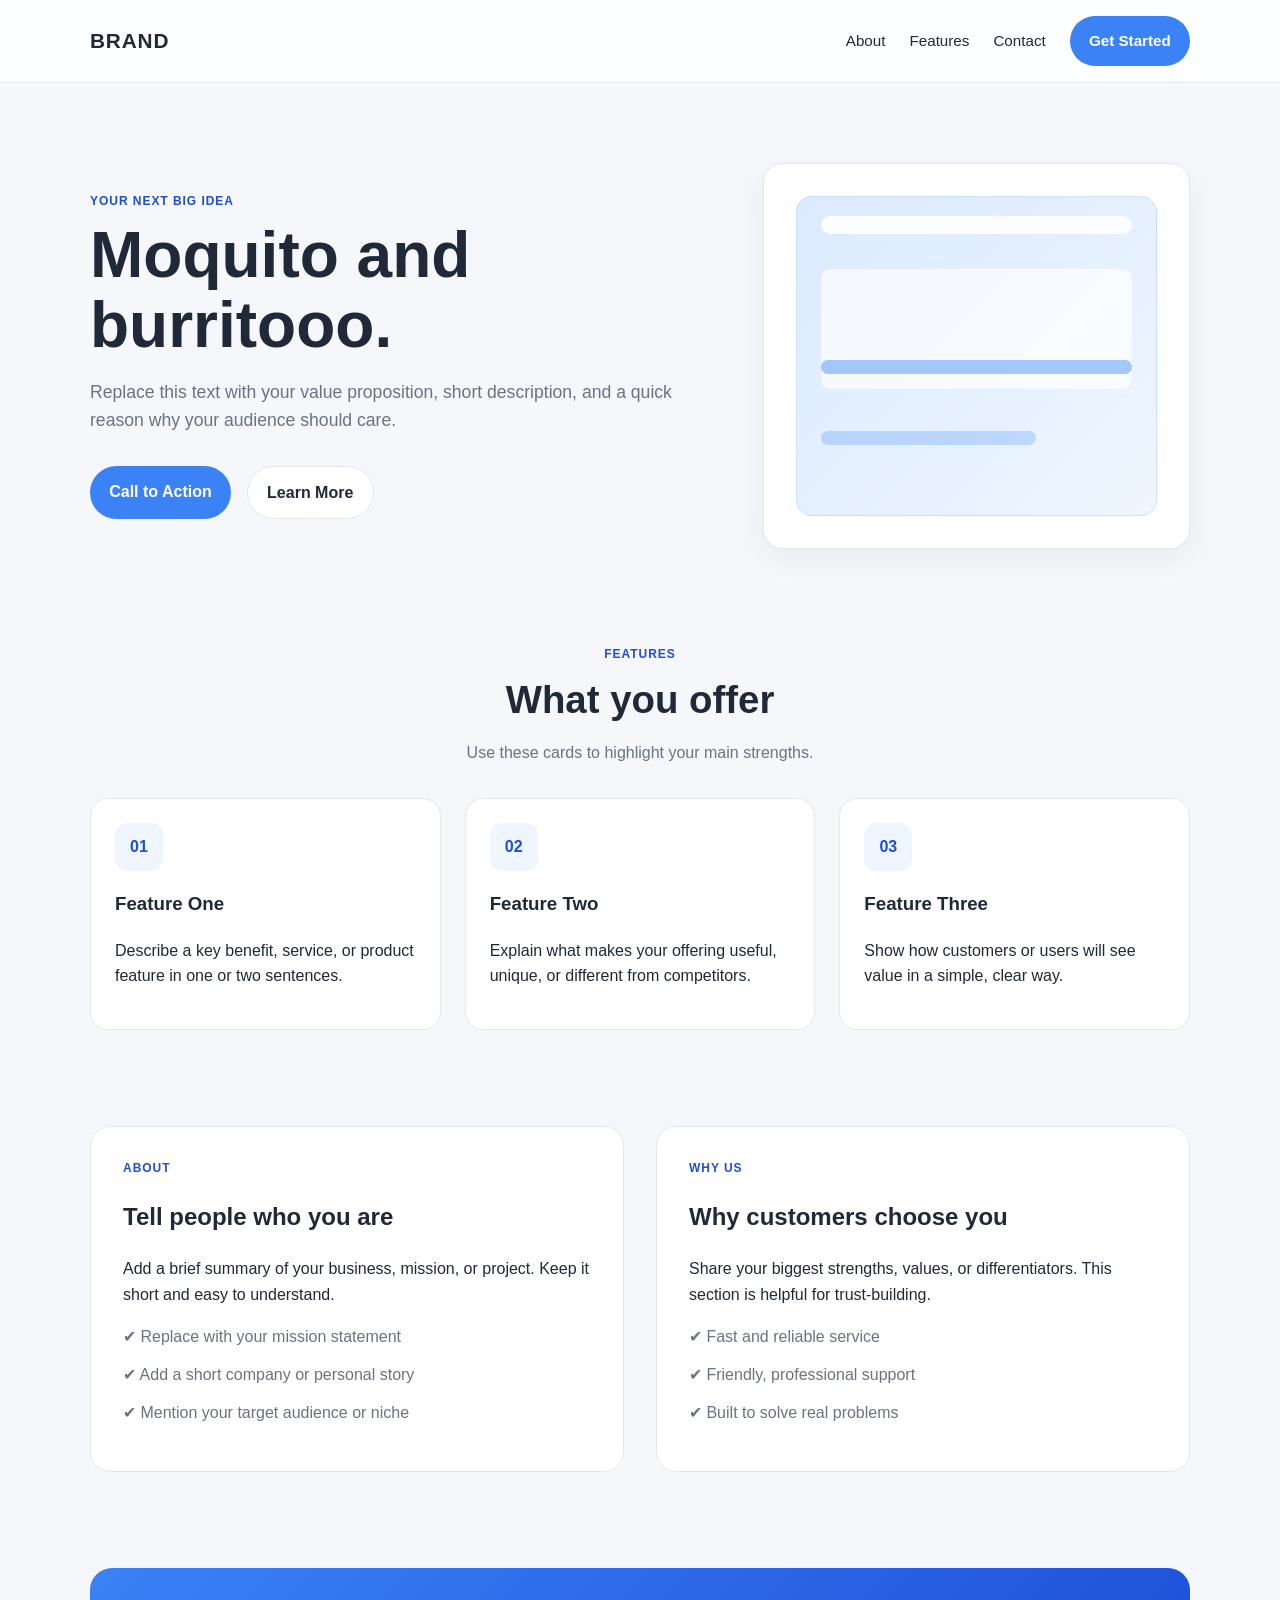
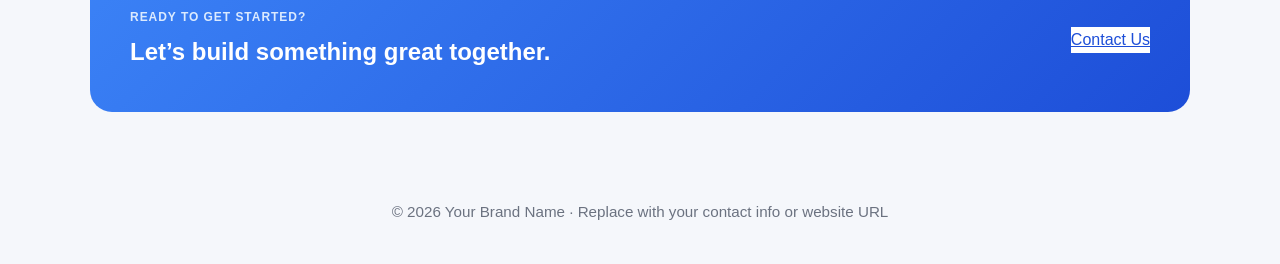
<file: LiveSite.html>
<!DOCTYPE html>
<html lang="en">
<head>
  <meta charset="UTF-8" />
  <meta name="viewport" content="width=device-width, initial-scale=1.0" />
  <title>Brand Name</title>
  <style>
    :root {
      --bg: #f5f7fb;
      --panel: #ffffff;
      --primary: #3b82f6;
      --primary-dark: #1d4ed8;
      --text: #1f2937;
      --muted: #6b7280;
      --border: #e5e7eb;
      --accent: #eff6ff;
    }

    * { box-sizing: border-box; }

    body {
      margin: 0;
      font-family: Arial, Helvetica, sans-serif;
      background: var(--bg);
      color: var(--text);
      line-height: 1.6;
    }

    .container {
      width: min(1100px, 90vw);
      margin: 0 auto;
    }

    header {
      background: rgba(255, 255, 255, 0.9);
      border-bottom: 1px solid var(--border);
      position: sticky;
      top: 0;
      backdrop-filter: blur(8px);
    }

    nav {
      display: flex;
      justify-content: space-between;
      align-items: center;
      padding: 1rem 0;
    }

    .brand {
      font-size: 1.3rem;
      font-weight: 700;
      letter-spacing: 0.04em;
      text-transform: uppercase;
    }

    .nav-links {
      display: flex;
      gap: 1.5rem;
      align-items: center;
    }

    .nav-links a {
      color: var(--text);
      text-decoration: none;
      font-size: 0.95rem;
    }

    .nav-links .button,
    .hero-actions .button {
      display: inline-block;
      padding: 0.8rem 1.2rem;
      border-radius: 999px;
      text-decoration: none;
      font-weight: 600;
      transition: 0.2s ease;
    }

    .nav-links .button,
    .hero-actions .primary {
      background: var(--primary);
      color: #fff;
    }

    .hero-actions .secondary {
      background: #fff;
      border: 1px solid var(--border);
      color: var(--text);
    }

    .nav-links .button:hover,
    .hero-actions .button:hover {
      transform: translateY(-1px);
      background: var(--primary-dark);
    }

    .hero {
      padding: 5rem 0 4rem;
    }

    .hero-grid {
      display: grid;
      grid-template-columns: 1.2fr 0.8fr;
      align-items: center;
      gap: 2rem;
    }

    .eyebrow {
      color: var(--primary-dark);
      font-weight: 700;
      letter-spacing: 0.08em;
      text-transform: uppercase;
      font-size: 0.75rem;
    }

    h1 {
      font-size: clamp(2.5rem, 5vw, 4rem);
      line-height: 1.1;
      margin: 0.5rem 0 1rem;
    }

    .lead {
      font-size: 1.1rem;
      color: var(--muted);
      max-width: 620px;
      margin-bottom: 2rem;
    }

    .hero-actions {
      display: flex;
      gap: 1rem;
      flex-wrap: wrap;
    }

    .hero-card {
      background: var(--panel);
      border: 1px solid var(--border);
      border-radius: 20px;
      padding: 2rem;
      box-shadow: 0 10px 30px rgba(17, 24, 39, 0.06);
    }

    .mockup {
      background: linear-gradient(135deg, #dbeafe, #eff6ff);
      border-radius: 16px;
      height: 320px;
      position: relative;
      overflow: hidden;
      border: 1px solid rgba(59, 130, 246, 0.15);
    }

    .mockup .bar,
    .mockup .box,
    .mockup .line {
      position: absolute;
      left: 1.5rem;
      right: 1.5rem;
      border-radius: 10px;
    }

    .mockup .bar {
      top: 1.2rem;
      height: 18px;
      background: rgba(255,255,255,0.9);
    }

    .mockup .box {
      top: 4.5rem;
      height: 120px;
      background: rgba(255,255,255,0.7);
    }

    .mockup .line {
      top: 10.2rem;
      height: 14px;
      background: rgba(59, 130, 246, 0.25);
    }

    .mockup .line:nth-of-type(2) {
      top: 12.4rem;
      width: 72%;
    }

    .mockup .line:nth-of-type(3) {
      top: 14.6rem;
      width: 60%;
    }

    .features,
    .about,
    .cta {
      padding: 2rem 0 4rem;
    }

    .section-heading {
      text-align: center;
      margin-bottom: 2rem;
    }

    .section-heading h2 {
      margin: 0.3rem 0 0.6rem;
      font-size: clamp(1.8rem, 3vw, 2.5rem);
    }

    .section-heading p {
      margin: 0;
      color: var(--muted);
    }

    .card-grid {
      display: grid;
      grid-template-columns: repeat(3, minmax(0, 1fr));
      gap: 1.5rem;
    }

    .card {
      background: var(--panel);
      border: 1px solid var(--border);
      border-radius: 18px;
      padding: 1.5rem;
    }

    .icon {
      width: 48px;
      height: 48px;
      border-radius: 12px;
      background: var(--accent);
      display: flex;
      align-items: center;
      justify-content: center;
      font-weight: 700;
      color: var(--primary-dark);
      margin-bottom: 1rem;
    }

    .about-grid {
      display: grid;
      grid-template-columns: 1fr 1fr;
      gap: 2rem;
      align-items: center;
    }

    .about-panel {
      background: var(--panel);
      border: 1px solid var(--border);
      border-radius: 20px;
      padding: 2rem;
    }

    .list {
      list-style: none;
      padding: 0;
      margin: 1rem 0 0;
    }

    .list li {
      margin-bottom: 0.8rem;
      color: var(--muted);
    }

    .cta-box {
      background: linear-gradient(135deg, var(--primary), var(--primary-dark));
      color: #fff;
      border-radius: 22px;
      padding: 2.5rem;
      display: flex;
      justify-content: space-between;
      align-items: center;
      gap: 1rem;
      flex-wrap: wrap;
    }

    footer {
      padding: 1.5rem 0 2.5rem;
      text-align: center;
      color: var(--muted);
      font-size: 0.95rem;
    }

    @media (max-width: 760px) {
      .hero-grid,
      .card-grid,
      .about-grid {
        grid-template-columns: 1fr;
      }

      .nav-links {
        display: none;
      }

      .hero {
        padding-top: 3rem;
      }
    }
  </style>
</head>
<body>
  <header>
    <div class="container">
      <nav>
        <div class="brand">Brand</div>
        <div class="nav-links">
          <a href="#about">About</a>
          <a href="#features">Features</a>
          <a href="#contact">Contact</a>
          <a href="#" class="button">Get Started</a>
        </div>
      </nav>
    </div>
  </header>

  <main>
    <section class="hero">
      <div class="container hero-grid">
        <div>
          <div class="eyebrow">Your next big idea</div>
          <h1>Moquito and burritooo.</h1>
          <p class="lead">
            Replace this text with your value proposition, short description, and a quick reason why your audience should care.
          </p>
          <div class="hero-actions">
            <a href="#contact" class="button primary">Call to Action</a>
            <a href="#about" class="button secondary">Learn More</a>
          </div>
        </div>

        <div class="hero-card">
          <div class="mockup">
            <div class="bar"></div>
            <div class="box"></div>
            <div class="line"></div>
            <div class="line"></div>
            <div class="line"></div>
          </div>
        </div>
      </div>
    </section>

    <section class="features" id="features">
      <div class="container">
        <div class="section-heading">
          <div class="eyebrow">Features</div>
          <h2>What you offer</h2>
          <p>Use these cards to highlight your main strengths.</p>
        </div>

        <div class="card-grid">
          <article class="card">
            <div class="icon">01</div>
            <h3>Feature One</h3>
            <p>Describe a key benefit, service, or product feature in one or two sentences.</p>
          </article>

          <article class="card">
            <div class="icon">02</div>
            <h3>Feature Two</h3>
            <p>Explain what makes your offering useful, unique, or different from competitors.</p>
          </article>

          <article class="card">
            <div class="icon">03</div>
            <h3>Feature Three</h3>
            <p>Show how customers or users will see value in a simple, clear way.</p>
          </article>
        </div>
      </div>
    </section>

    <section class="about" id="about">
      <div class="container about-grid">
        <div class="about-panel">
          <div class="eyebrow">About</div>
          <h2>Tell people who you are</h2>
          <p>
            Add a brief summary of your business, mission, or project. Keep it short and easy to understand.
          </p>
          <ul class="list">
            <li>✔ Replace with your mission statement</li>
            <li>✔ Add a short company or personal story</li>
            <li>✔ Mention your target audience or niche</li>
          </ul>
        </div>

        <div class="about-panel">
          <div class="eyebrow">Why us</div>
          <h2>Why customers choose you</h2>
          <p>
            Share your biggest strengths, values, or differentiators. This section is helpful for trust-building.
          </p>
          <ul class="list">
            <li>✔ Fast and reliable service</li>
            <li>✔ Friendly, professional support</li>
            <li>✔ Built to solve real problems</li>
          </ul>
        </div>
      </div>
    </section>

    <section class="cta" id="contact">
      <div class="container">
        <div class="cta-box">
          <div>
            <div class="eyebrow" style="color:#dbeafe;">Ready to get started?</div>
            <h2 style="margin:0.4rem 0 0;">Let’s build something great together.</h2>
          </div>
          <a href="mailto:hello@yourbrand.com" class="button" style="background:#fff; color:var(--primary-dark);">Contact Us</a>
        </div>
      </div>
    </section>
  </main>

  <footer>
    © 2026 Your Brand Name · Replace with your contact info or website URL
  </footer>
</body>
</html>
</file>
